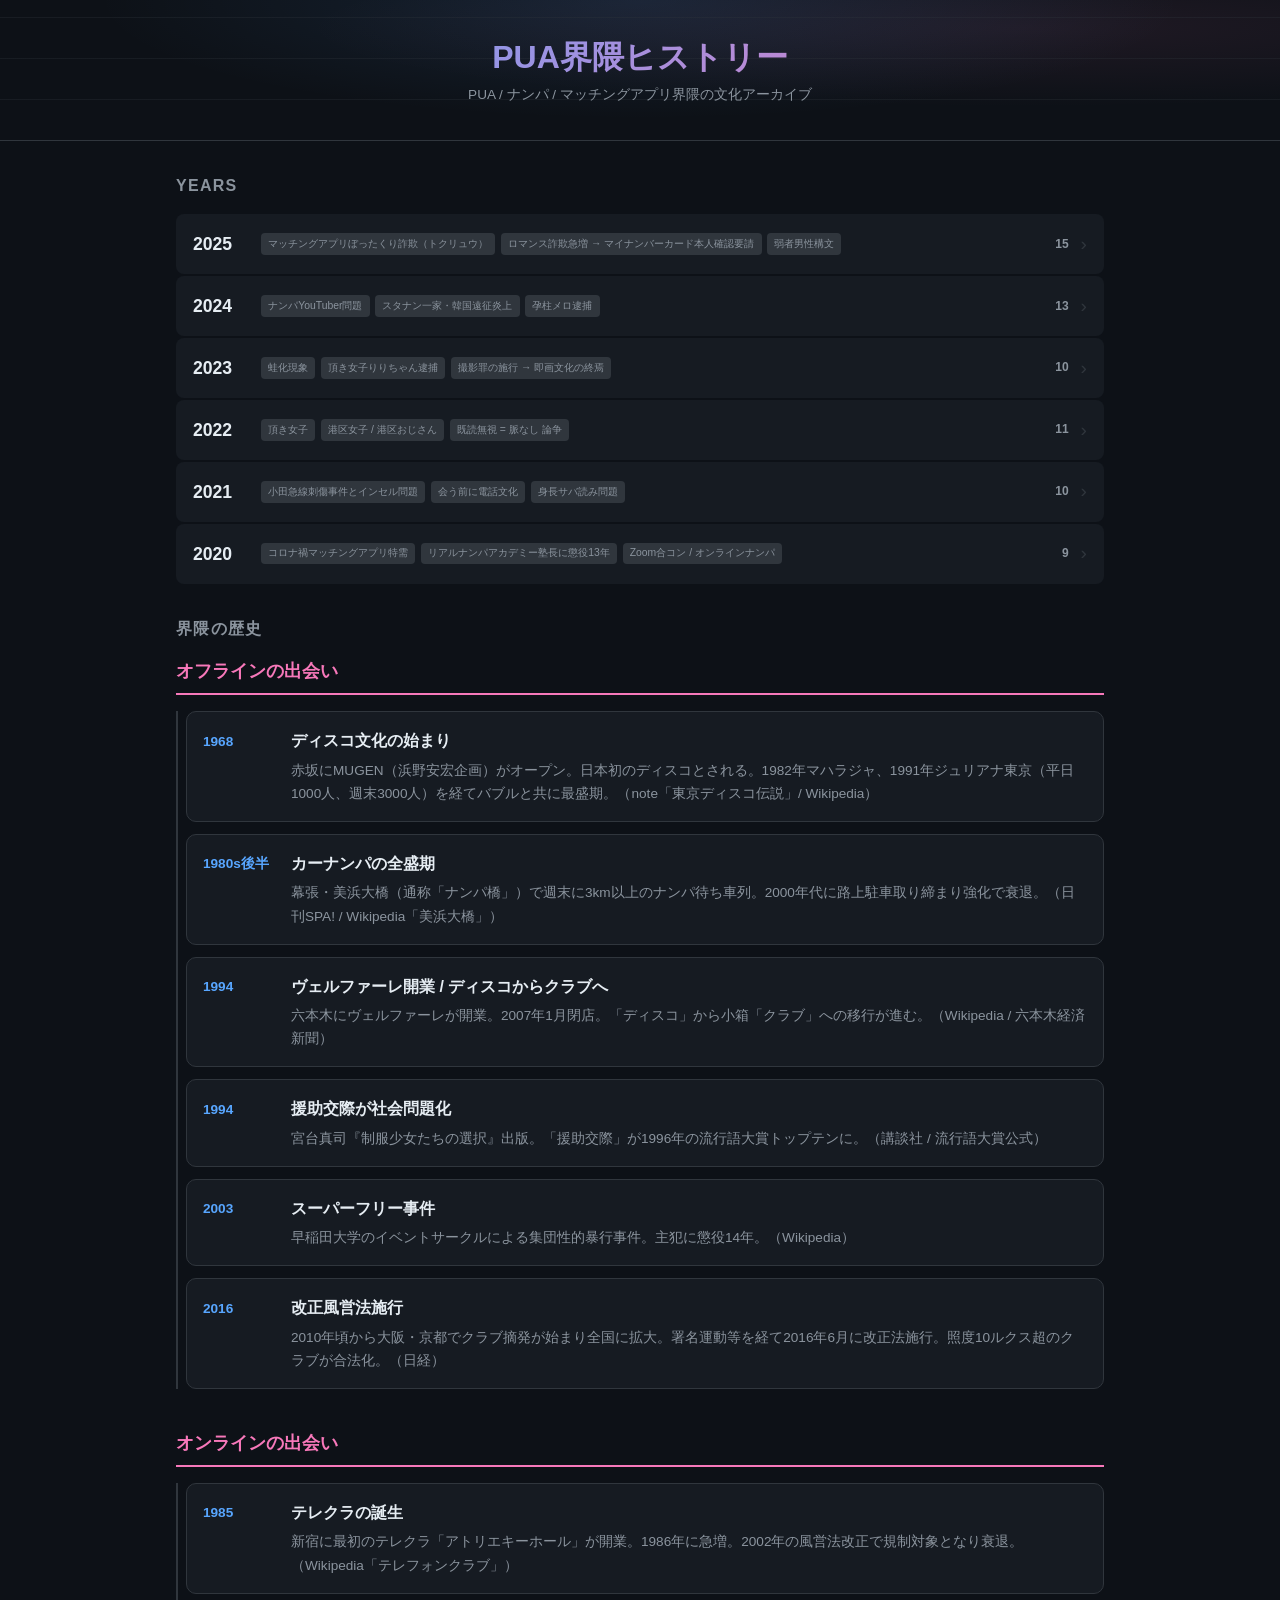
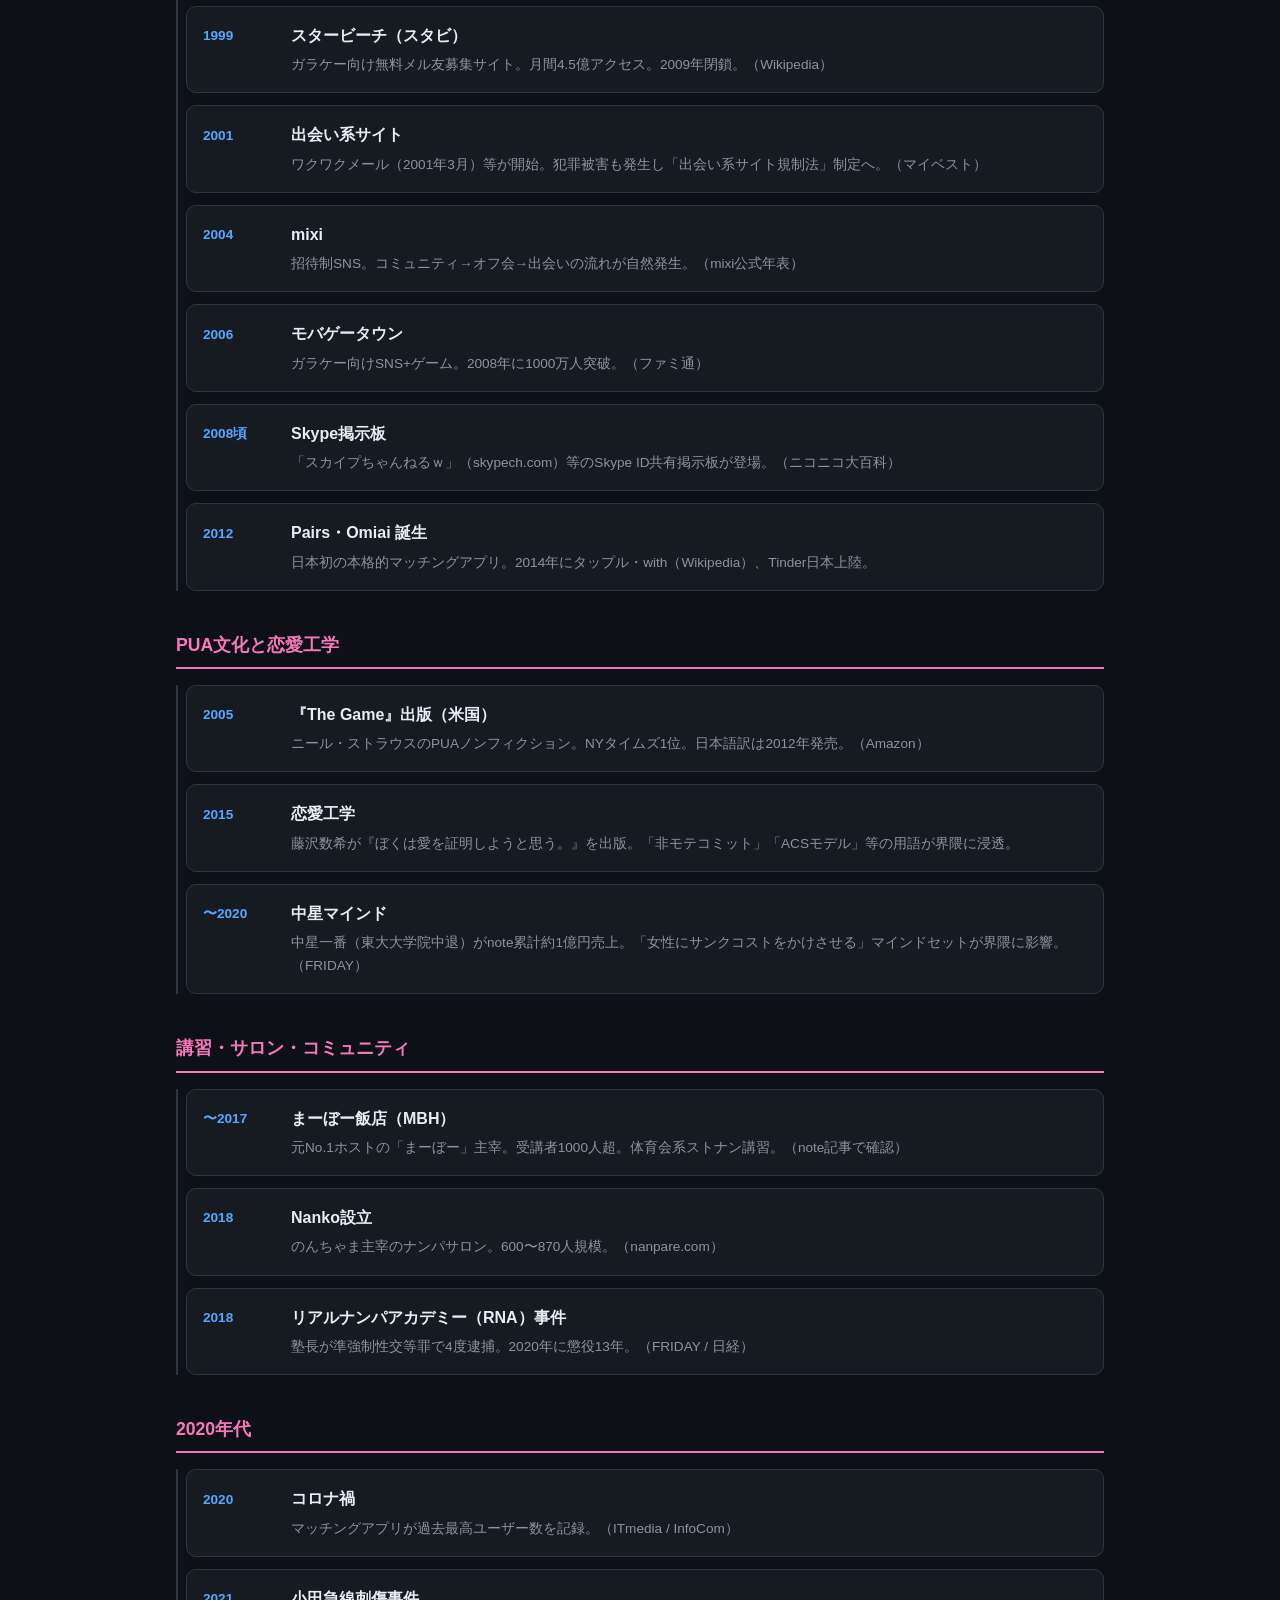
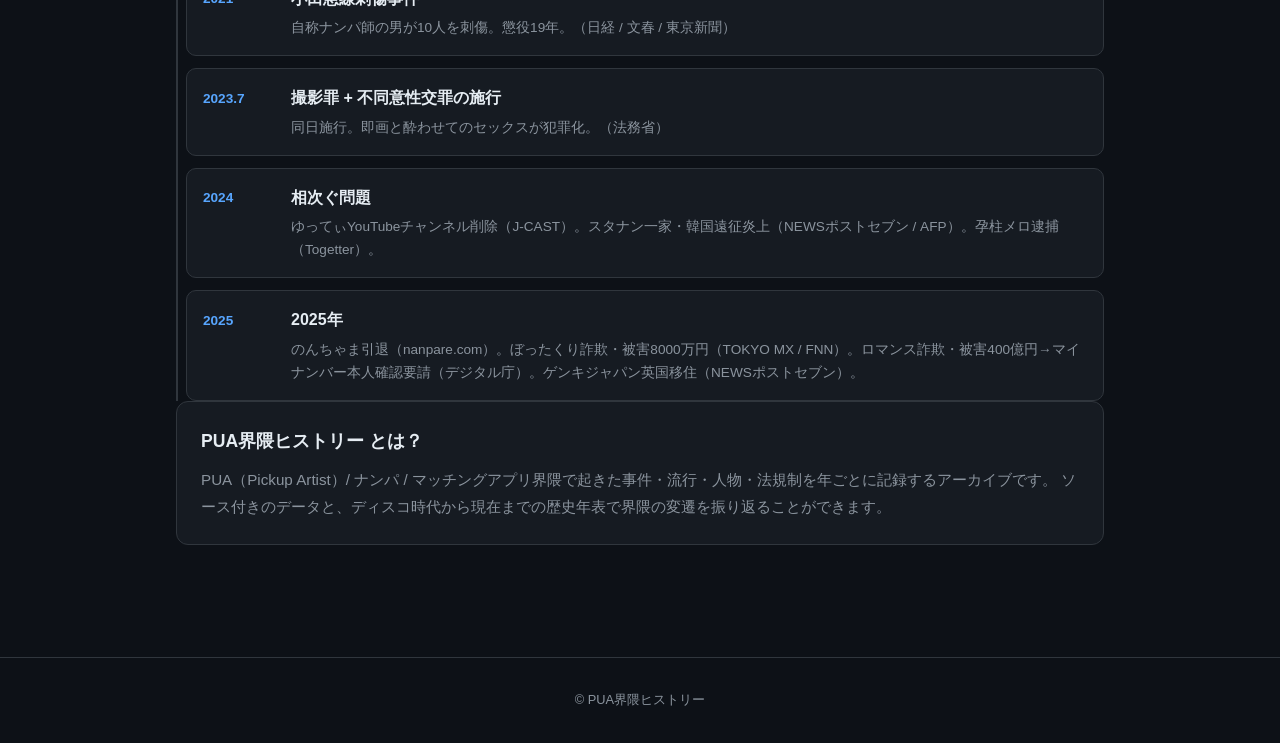
<file: site/index.html>
<!DOCTYPE html>
<html lang="ja">
<head>
  <meta charset="UTF-8">
  <meta name="viewport" content="width=device-width, initial-scale=1.0">
  <title>PUA界隈ヒストリー</title>
  <meta name="description" content="PUA / ナンパ / マッチングアプリ界隈の事件・流行・人物・法規制を年ごとに記録するアーカイブ">
  <meta property="og:title" content="PUA界隈ヒストリー">
  <meta property="og:description" content="PUA / ナンパ / マッチングアプリ界隈の事件・流行・人物・法規制を年ごとに記録するアーカイブ">
  <meta property="og:type" content="website">
  <meta name="twitter:card" content="summary">
  <link rel="icon" href="data:image/svg+xml,<svg xmlns='http://www.w3.org/2000/svg' viewBox='0 0 100 100'><text y='.9em' font-size='90'>🔥</text></svg>">
  <link rel="stylesheet" href="style.css">
</head>
<body>

  <section class="hero hero-compact">
    <div class="hero-inner">
      <h1 class="hero-title">PUA界隈ヒストリー</h1>
      <p class="hero-sub">PUA / ナンパ / マッチングアプリ界隈の文化アーカイブ</p>
    </div>
  </section>

  <main class="container container-wide">

    <section>
      <h2 class="section-title">Years</h2>
      <div class="year-list" id="year-list"></div>
    </section>

    <section>
      <h2 class="section-title">界隈の歴史</h2>
      <div class="history-timeline">

        <div class="history-era">
          <h3 class="history-era-title">オフラインの出会い</h3>
          <div class="history-items">
            <div class="history-item">
              <span class="history-year">1968</span>
              <div class="history-content">
                <strong>ディスコ文化の始まり</strong>
                <p>赤坂にMUGEN（浜野安宏企画）がオープン。日本初のディスコとされる。1982年マハラジャ、1991年ジュリアナ東京（平日1000人、週末3000人）を経てバブルと共に最盛期。（note「東京ディスコ伝説」/ Wikipedia）</p>
              </div>
            </div>
            <div class="history-item">
              <span class="history-year">1980s後半</span>
              <div class="history-content">
                <strong>カーナンパの全盛期</strong>
                <p>幕張・美浜大橋（通称「ナンパ橋」）で週末に3km以上のナンパ待ち車列。2000年代に路上駐車取り締まり強化で衰退。（日刊SPA! / Wikipedia「美浜大橋」）</p>
              </div>
            </div>
            <div class="history-item">
              <span class="history-year">1994</span>
              <div class="history-content">
                <strong>ヴェルファーレ開業 / ディスコからクラブへ</strong>
                <p>六本木にヴェルファーレが開業。2007年1月閉店。「ディスコ」から小箱「クラブ」への移行が進む。（Wikipedia / 六本木経済新聞）</p>
              </div>
            </div>
            <div class="history-item">
              <span class="history-year">1994</span>
              <div class="history-content">
                <strong>援助交際が社会問題化</strong>
                <p>宮台真司『制服少女たちの選択』出版。「援助交際」が1996年の流行語大賞トップテンに。（講談社 / 流行語大賞公式）</p>
              </div>
            </div>
            <div class="history-item">
              <span class="history-year">2003</span>
              <div class="history-content">
                <strong>スーパーフリー事件</strong>
                <p>早稲田大学のイベントサークルによる集団性的暴行事件。主犯に懲役14年。（Wikipedia）</p>
              </div>
            </div>
            <div class="history-item">
              <span class="history-year">2016</span>
              <div class="history-content">
                <strong>改正風営法施行</strong>
                <p>2010年頃から大阪・京都でクラブ摘発が始まり全国に拡大。署名運動等を経て2016年6月に改正法施行。照度10ルクス超のクラブが合法化。（日経）</p>
              </div>
            </div>
          </div>
        </div>

        <div class="history-era">
          <h3 class="history-era-title">オンラインの出会い</h3>
          <div class="history-items">
            <div class="history-item">
              <span class="history-year">1985</span>
              <div class="history-content">
                <strong>テレクラの誕生</strong>
                <p>新宿に最初のテレクラ「アトリエキーホール」が開業。1986年に急増。2002年の風営法改正で規制対象となり衰退。（Wikipedia「テレフォンクラブ」）</p>
              </div>
            </div>
            <div class="history-item">
              <span class="history-year">1999</span>
              <div class="history-content">
                <strong>スタービーチ（スタビ）</strong>
                <p>ガラケー向け無料メル友募集サイト。月間4.5億アクセス。2009年閉鎖。（Wikipedia）</p>
              </div>
            </div>
            <div class="history-item">
              <span class="history-year">2001</span>
              <div class="history-content">
                <strong>出会い系サイト</strong>
                <p>ワクワクメール（2001年3月）等が開始。犯罪被害も発生し「出会い系サイト規制法」制定へ。（マイベスト）</p>
              </div>
            </div>
            <div class="history-item">
              <span class="history-year">2004</span>
              <div class="history-content">
                <strong>mixi</strong>
                <p>招待制SNS。コミュニティ→オフ会→出会いの流れが自然発生。（mixi公式年表）</p>
              </div>
            </div>
            <div class="history-item">
              <span class="history-year">2006</span>
              <div class="history-content">
                <strong>モバゲータウン</strong>
                <p>ガラケー向けSNS+ゲーム。2008年に1000万人突破。（ファミ通）</p>
              </div>
            </div>
            <div class="history-item">
              <span class="history-year">2008頃</span>
              <div class="history-content">
                <strong>Skype掲示板</strong>
                <p>「スカイプちゃんねるｗ」（skypech.com）等のSkype ID共有掲示板が登場。（ニコニコ大百科）</p>
              </div>
            </div>
            <div class="history-item">
              <span class="history-year">2012</span>
              <div class="history-content">
                <strong>Pairs・Omiai 誕生</strong>
                <p>日本初の本格的マッチングアプリ。2014年にタップル・with（Wikipedia）、Tinder日本上陸。</p>
              </div>
            </div>
          </div>
        </div>

        <div class="history-era">
          <h3 class="history-era-title">PUA文化と恋愛工学</h3>
          <div class="history-items">
            <div class="history-item">
              <span class="history-year">2005</span>
              <div class="history-content">
                <strong>『The Game』出版（米国）</strong>
                <p>ニール・ストラウスのPUAノンフィクション。NYタイムズ1位。日本語訳は2012年発売。（Amazon）</p>
              </div>
            </div>
            <div class="history-item">
              <span class="history-year">2015</span>
              <div class="history-content">
                <strong>恋愛工学</strong>
                <p>藤沢数希が『ぼくは愛を証明しようと思う。』を出版。「非モテコミット」「ACSモデル」等の用語が界隈に浸透。</p>
              </div>
            </div>
            <div class="history-item">
              <span class="history-year">〜2020</span>
              <div class="history-content">
                <strong>中星マインド</strong>
                <p>中星一番（東大大学院中退）がnote累計約1億円売上。「女性にサンクコストをかけさせる」マインドセットが界隈に影響。（FRIDAY）</p>
              </div>
            </div>
          </div>
        </div>

        <div class="history-era">
          <h3 class="history-era-title">講習・サロン・コミュニティ</h3>
          <div class="history-items">
            <div class="history-item">
              <span class="history-year">〜2017</span>
              <div class="history-content">
                <strong>まーぼー飯店（MBH）</strong>
                <p>元No.1ホストの「まーぼー」主宰。受講者1000人超。体育会系ストナン講習。（note記事で確認）</p>
              </div>
            </div>
            <div class="history-item">
              <span class="history-year">2018</span>
              <div class="history-content">
                <strong>Nanko設立</strong>
                <p>のんちゃま主宰のナンパサロン。600〜870人規模。（nanpare.com）</p>
              </div>
            </div>
            <div class="history-item">
              <span class="history-year">2018</span>
              <div class="history-content">
                <strong>リアルナンパアカデミー（RNA）事件</strong>
                <p>塾長が準強制性交等罪で4度逮捕。2020年に懲役13年。（FRIDAY / 日経）</p>
              </div>
            </div>
          </div>
        </div>

        <div class="history-era">
          <h3 class="history-era-title">2020年代</h3>
          <div class="history-items">
            <div class="history-item">
              <span class="history-year">2020</span>
              <div class="history-content">
                <strong>コロナ禍</strong>
                <p>マッチングアプリが過去最高ユーザー数を記録。（ITmedia / InfoCom）</p>
              </div>
            </div>
            <div class="history-item">
              <span class="history-year">2021</span>
              <div class="history-content">
                <strong>小田急線刺傷事件</strong>
                <p>自称ナンパ師の男が10人を刺傷。懲役19年。（日経 / 文春 / 東京新聞）</p>
              </div>
            </div>
            <div class="history-item">
              <span class="history-year">2023.7</span>
              <div class="history-content">
                <strong>撮影罪 + 不同意性交罪の施行</strong>
                <p>同日施行。即画と酔わせてのセックスが犯罪化。（法務省）</p>
              </div>
            </div>
            <div class="history-item">
              <span class="history-year">2024</span>
              <div class="history-content">
                <strong>相次ぐ問題</strong>
                <p>ゆってぃYouTubeチャンネル削除（J-CAST）。スタナン一家・韓国遠征炎上（NEWSポストセブン / AFP）。孕柱メロ逮捕（Togetter）。</p>
              </div>
            </div>
            <div class="history-item">
              <span class="history-year">2025</span>
              <div class="history-content">
                <strong>2025年</strong>
                <p>のんちゃま引退（nanpare.com）。ぼったくり詐欺・被害8000万円（TOKYO MX / FNN）。ロマンス詐欺・被害400億円→マイナンバー本人確認要請（デジタル庁）。ゲンキジャパン英国移住（NEWSポストセブン）。</p>
              </div>
            </div>
          </div>
        </div>

      </div>
    </section>

    <section class="about">
      <h2>PUA界隈ヒストリー とは？</h2>
      <p>
        PUA（Pickup Artist）/ ナンパ / マッチングアプリ界隈で起きた事件・流行・人物・法規制を年ごとに記録するアーカイブです。
        ソース付きのデータと、ディスコ時代から現在までの歴史年表で界隈の変遷を振り返ることができます。
      </p>
    </section>

  </main>

  <footer class="site-footer">
    &copy; PUA界隈ヒストリー
  </footer>

  <script src="script.js"></script>
</body>
</html>
</file>
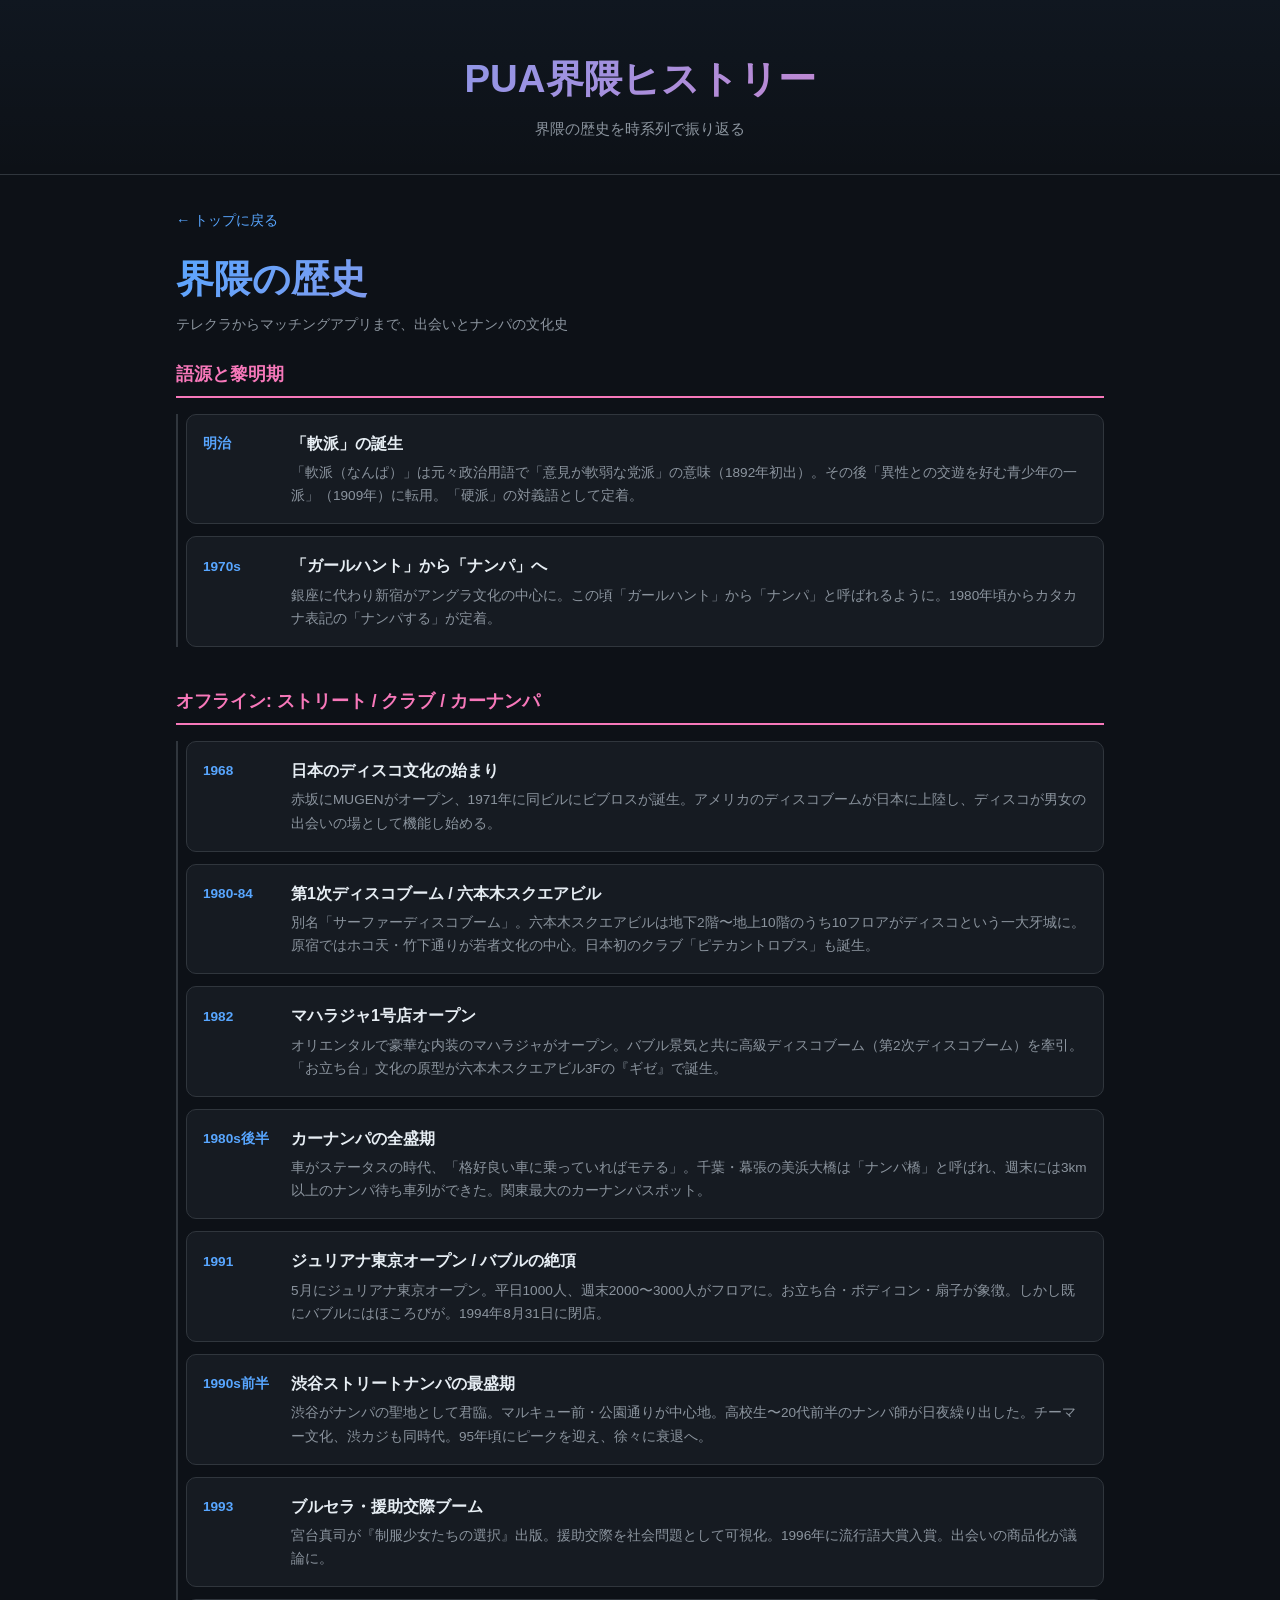
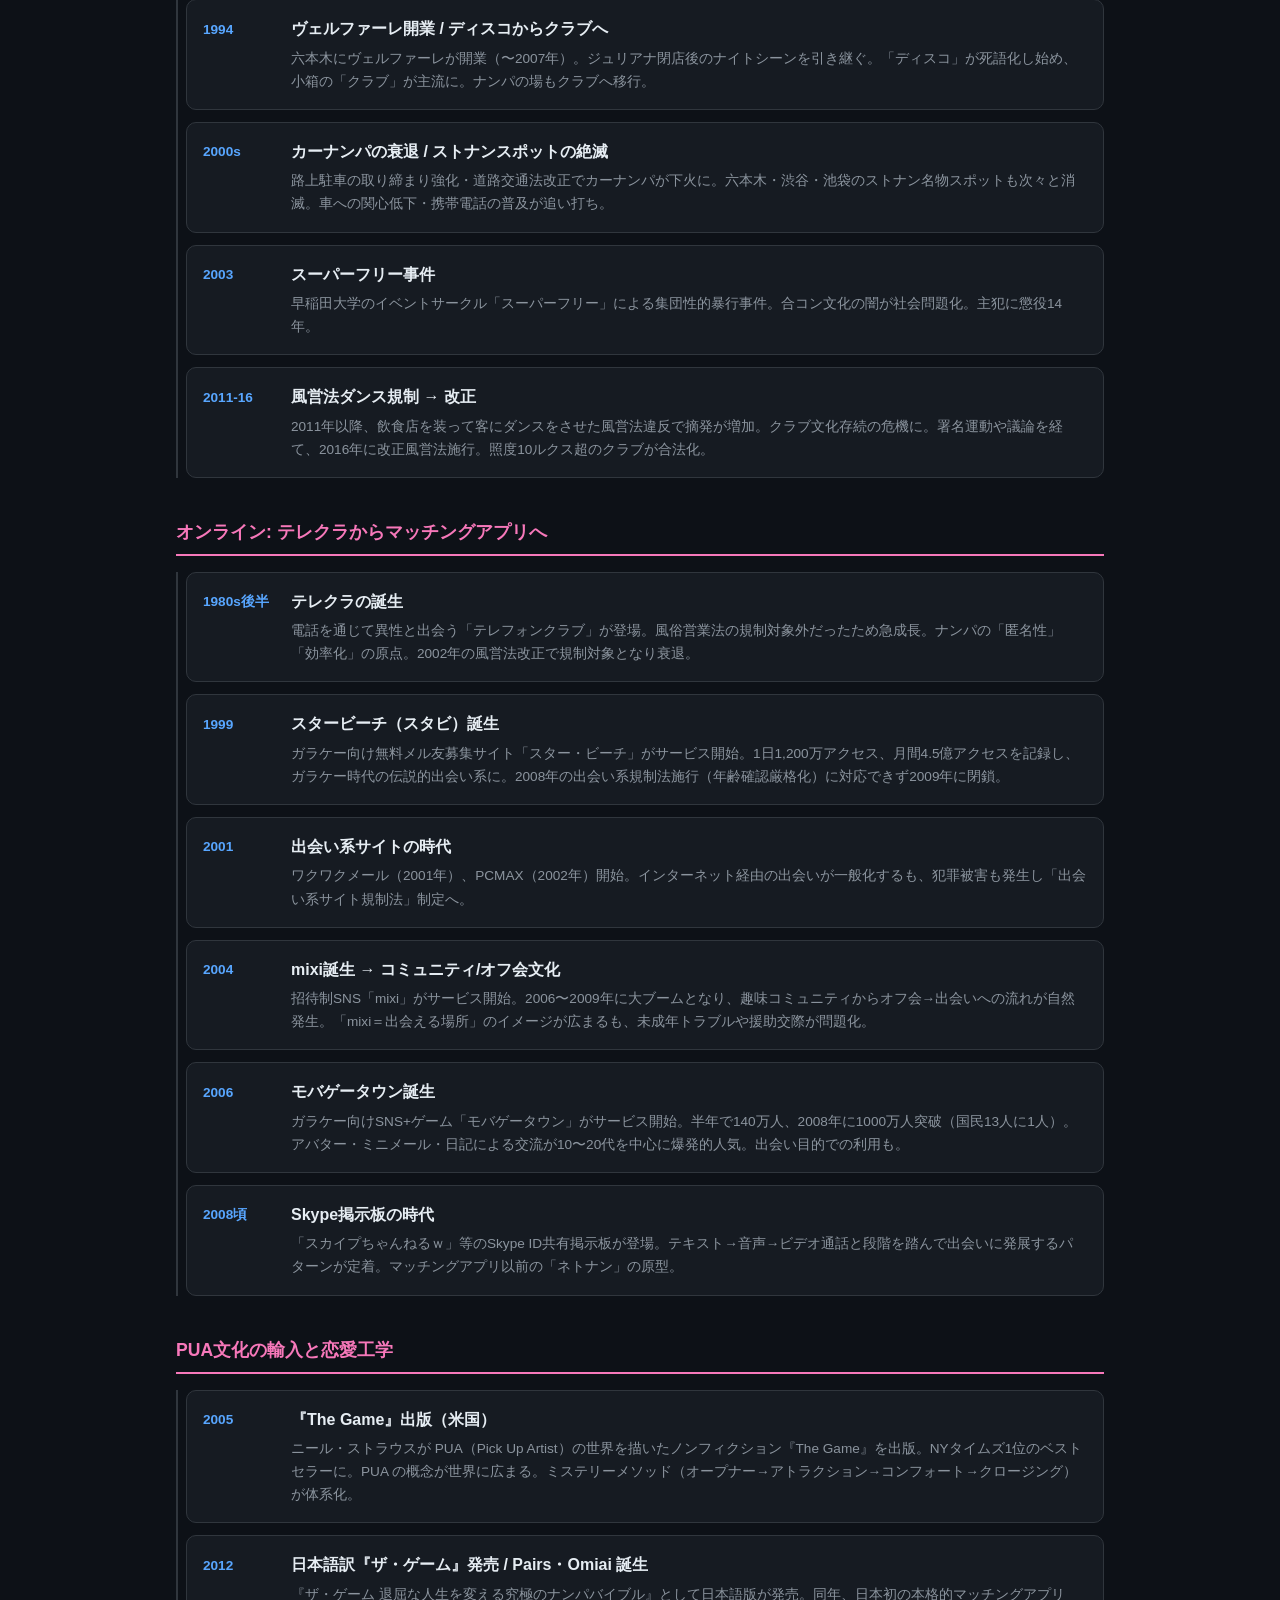
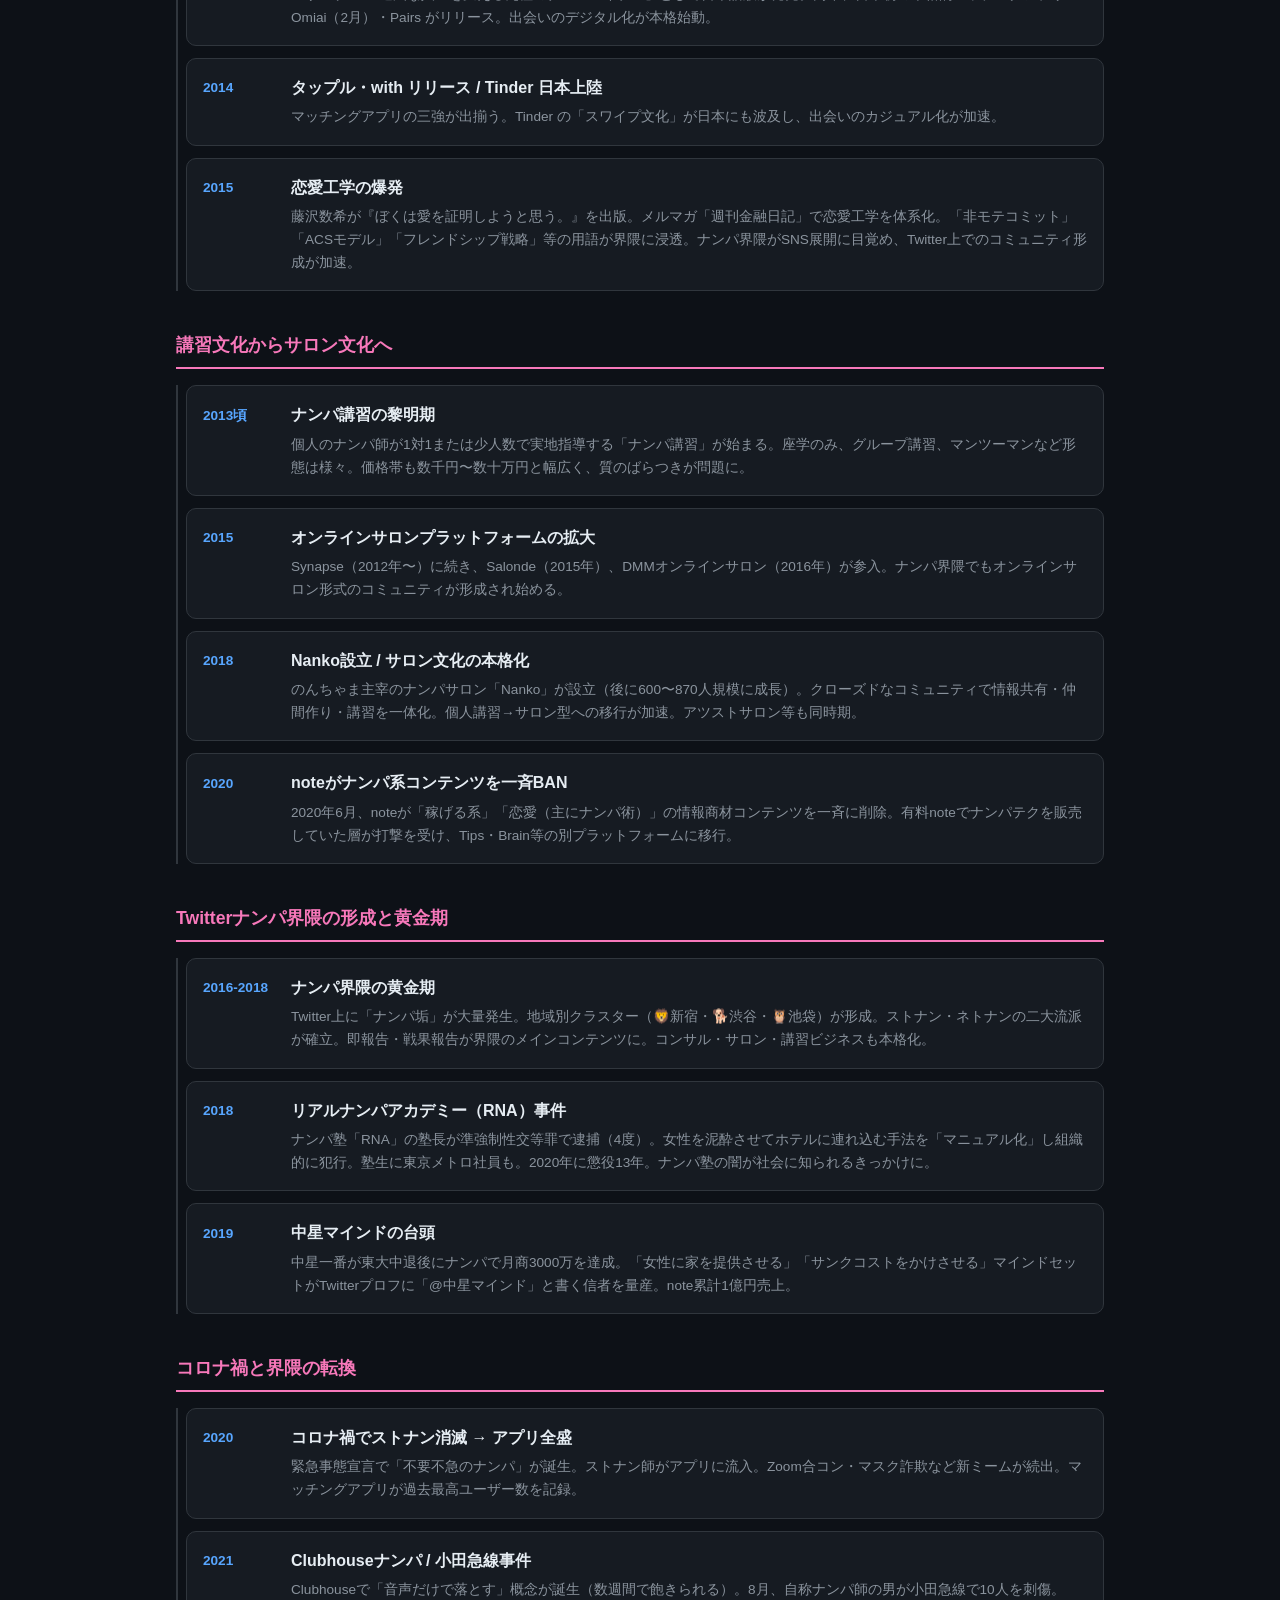
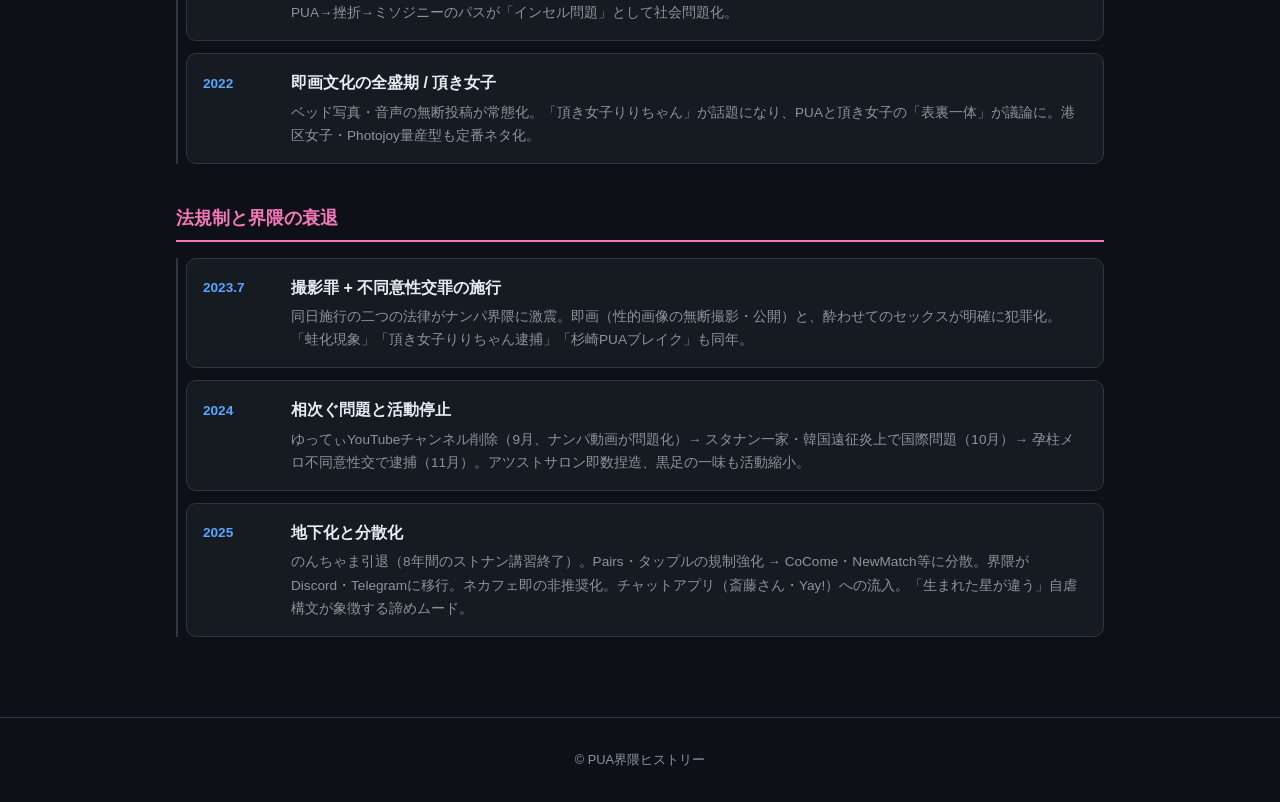
<file: site/history.html>
<!DOCTYPE html>
<html lang="ja">
<head>
  <meta charset="UTF-8">
  <meta name="viewport" content="width=device-width, initial-scale=1.0">
  <title>界隈の歴史 - PUA界隈ヒストリー</title>
  <meta name="description" content="PUA / ナンパ / マッチングアプリ界隈の歴史年表">
  <link rel="icon" href="data:image/svg+xml,<svg xmlns='http://www.w3.org/2000/svg' viewBox='0 0 100 100'><text y='.9em' font-size='90'>🔥</text></svg>">
  <link rel="stylesheet" href="style.css">
</head>
<body>

  <header class="site-header">
    <a href="index.html" class="site-header-link">
      <h1>PUA界隈ヒストリー</h1>
    </a>
    <p>界隈の歴史を時系列で振り返る</p>
  </header>

  <main class="container container-wide">
    <nav class="year-nav">
      <a href="index.html" class="back-link">&larr; トップに戻る</a>
    </nav>

    <h2 class="year-title">界隈の歴史</h2>
    <p class="timeline-desc">テレクラからマッチングアプリまで、出会いとナンパの文化史</p>

    <div class="history-timeline">

      <div class="history-era">
        <h3 class="history-era-title">語源と黎明期</h3>
        <div class="history-items">
          <div class="history-item">
            <span class="history-year">明治</span>
            <div class="history-content">
              <strong>「軟派」の誕生</strong>
              <p>「軟派（なんぱ）」は元々政治用語で「意見が軟弱な党派」の意味（1892年初出）。その後「異性との交遊を好む青少年の一派」（1909年）に転用。「硬派」の対義語として定着。</p>
            </div>
          </div>
          <div class="history-item">
            <span class="history-year">1970s</span>
            <div class="history-content">
              <strong>「ガールハント」から「ナンパ」へ</strong>
              <p>銀座に代わり新宿がアングラ文化の中心に。この頃「ガールハント」から「ナンパ」と呼ばれるように。1980年頃からカタカナ表記の「ナンパする」が定着。</p>
            </div>
          </div>
        </div>
      </div>

      <div class="history-era">
        <h3 class="history-era-title">オフライン: ストリート / クラブ / カーナンパ</h3>
        <div class="history-items">
          <div class="history-item">
            <span class="history-year">1968</span>
            <div class="history-content">
              <strong>日本のディスコ文化の始まり</strong>
              <p>赤坂にMUGENがオープン、1971年に同ビルにビブロスが誕生。アメリカのディスコブームが日本に上陸し、ディスコが男女の出会いの場として機能し始める。</p>
            </div>
          </div>
          <div class="history-item">
            <span class="history-year">1980-84</span>
            <div class="history-content">
              <strong>第1次ディスコブーム / 六本木スクエアビル</strong>
              <p>別名「サーファーディスコブーム」。六本木スクエアビルは地下2階〜地上10階のうち10フロアがディスコという一大牙城に。原宿ではホコ天・竹下通りが若者文化の中心。日本初のクラブ「ピテカントロプス」も誕生。</p>
            </div>
          </div>
          <div class="history-item">
            <span class="history-year">1982</span>
            <div class="history-content">
              <strong>マハラジャ1号店オープン</strong>
              <p>オリエンタルで豪華な内装のマハラジャがオープン。バブル景気と共に高級ディスコブーム（第2次ディスコブーム）を牽引。「お立ち台」文化の原型が六本木スクエアビル3Fの『ギゼ』で誕生。</p>
            </div>
          </div>
          <div class="history-item">
            <span class="history-year">1980s後半</span>
            <div class="history-content">
              <strong>カーナンパの全盛期</strong>
              <p>車がステータスの時代、「格好良い車に乗っていればモテる」。千葉・幕張の美浜大橋は「ナンパ橋」と呼ばれ、週末には3km以上のナンパ待ち車列ができた。関東最大のカーナンパスポット。</p>
            </div>
          </div>
          <div class="history-item">
            <span class="history-year">1991</span>
            <div class="history-content">
              <strong>ジュリアナ東京オープン / バブルの絶頂</strong>
              <p>5月にジュリアナ東京オープン。平日1000人、週末2000〜3000人がフロアに。お立ち台・ボディコン・扇子が象徴。しかし既にバブルにはほころびが。1994年8月31日に閉店。</p>
            </div>
          </div>
          <div class="history-item">
            <span class="history-year">1990s前半</span>
            <div class="history-content">
              <strong>渋谷ストリートナンパの最盛期</strong>
              <p>渋谷がナンパの聖地として君臨。マルキュー前・公園通りが中心地。高校生〜20代前半のナンパ師が日夜繰り出した。チーマー文化、渋カジも同時代。95年頃にピークを迎え、徐々に衰退へ。</p>
            </div>
          </div>
          <div class="history-item">
            <span class="history-year">1993</span>
            <div class="history-content">
              <strong>ブルセラ・援助交際ブーム</strong>
              <p>宮台真司が『制服少女たちの選択』出版。援助交際を社会問題として可視化。1996年に流行語大賞入賞。出会いの商品化が議論に。</p>
            </div>
          </div>
          <div class="history-item">
            <span class="history-year">1994</span>
            <div class="history-content">
              <strong>ヴェルファーレ開業 / ディスコからクラブへ</strong>
              <p>六本木にヴェルファーレが開業（〜2007年）。ジュリアナ閉店後のナイトシーンを引き継ぐ。「ディスコ」が死語化し始め、小箱の「クラブ」が主流に。ナンパの場もクラブへ移行。</p>
            </div>
          </div>
          <div class="history-item">
            <span class="history-year">2000s</span>
            <div class="history-content">
              <strong>カーナンパの衰退 / ストナンスポットの絶滅</strong>
              <p>路上駐車の取り締まり強化・道路交通法改正でカーナンパが下火に。六本木・渋谷・池袋のストナン名物スポットも次々と消滅。車への関心低下・携帯電話の普及が追い打ち。</p>
            </div>
          </div>
          <div class="history-item">
            <span class="history-year">2003</span>
            <div class="history-content">
              <strong>スーパーフリー事件</strong>
              <p>早稲田大学のイベントサークル「スーパーフリー」による集団性的暴行事件。合コン文化の闇が社会問題化。主犯に懲役14年。</p>
            </div>
          </div>
          <div class="history-item">
            <span class="history-year">2011-16</span>
            <div class="history-content">
              <strong>風営法ダンス規制 → 改正</strong>
              <p>2011年以降、飲食店を装って客にダンスをさせた風営法違反で摘発が増加。クラブ文化存続の危機に。署名運動や議論を経て、2016年に改正風営法施行。照度10ルクス超のクラブが合法化。</p>
            </div>
          </div>
        </div>
      </div>

      <div class="history-era">
        <h3 class="history-era-title">オンライン: テレクラからマッチングアプリへ</h3>
        <div class="history-items">
          <div class="history-item">
            <span class="history-year">1980s後半</span>
            <div class="history-content">
              <strong>テレクラの誕生</strong>
              <p>電話を通じて異性と出会う「テレフォンクラブ」が登場。風俗営業法の規制対象外だったため急成長。ナンパの「匿名性」「効率化」の原点。2002年の風営法改正で規制対象となり衰退。</p>
            </div>
          </div>
          <div class="history-item">
            <span class="history-year">1999</span>
            <div class="history-content">
              <strong>スタービーチ（スタビ）誕生</strong>
              <p>ガラケー向け無料メル友募集サイト「スター・ビーチ」がサービス開始。1日1,200万アクセス、月間4.5億アクセスを記録し、ガラケー時代の伝説的出会い系に。2008年の出会い系規制法施行（年齢確認厳格化）に対応できず2009年に閉鎖。</p>
            </div>
          </div>
          <div class="history-item">
            <span class="history-year">2001</span>
            <div class="history-content">
              <strong>出会い系サイトの時代</strong>
              <p>ワクワクメール（2001年）、PCMAX（2002年）開始。インターネット経由の出会いが一般化するも、犯罪被害も発生し「出会い系サイト規制法」制定へ。</p>
            </div>
          </div>
          <div class="history-item">
            <span class="history-year">2004</span>
            <div class="history-content">
              <strong>mixi誕生 → コミュニティ/オフ会文化</strong>
              <p>招待制SNS「mixi」がサービス開始。2006〜2009年に大ブームとなり、趣味コミュニティからオフ会→出会いへの流れが自然発生。「mixi＝出会える場所」のイメージが広まるも、未成年トラブルや援助交際が問題化。</p>
            </div>
          </div>
          <div class="history-item">
            <span class="history-year">2006</span>
            <div class="history-content">
              <strong>モバゲータウン誕生</strong>
              <p>ガラケー向けSNS+ゲーム「モバゲータウン」がサービス開始。半年で140万人、2008年に1000万人突破（国民13人に1人）。アバター・ミニメール・日記による交流が10〜20代を中心に爆発的人気。出会い目的での利用も。</p>
            </div>
          </div>
          <div class="history-item">
            <span class="history-year">2008頃</span>
            <div class="history-content">
              <strong>Skype掲示板の時代</strong>
              <p>「スカイプちゃんねるｗ」等のSkype ID共有掲示板が登場。テキスト→音声→ビデオ通話と段階を踏んで出会いに発展するパターンが定着。マッチングアプリ以前の「ネトナン」の原型。</p>
            </div>
          </div>
        </div>
      </div>

      <div class="history-era">
        <h3 class="history-era-title">PUA文化の輸入と恋愛工学</h3>
        <div class="history-items">
          <div class="history-item">
            <span class="history-year">2005</span>
            <div class="history-content">
              <strong>『The Game』出版（米国）</strong>
              <p>ニール・ストラウスが PUA（Pick Up Artist）の世界を描いたノンフィクション『The Game』を出版。NYタイムズ1位のベストセラーに。PUA の概念が世界に広まる。ミステリーメソッド（オープナー→アトラクション→コンフォート→クロージング）が体系化。</p>
            </div>
          </div>
          <div class="history-item">
            <span class="history-year">2012</span>
            <div class="history-content">
              <strong>日本語訳『ザ・ゲーム』発売 / Pairs・Omiai 誕生</strong>
              <p>『ザ・ゲーム 退屈な人生を変える究極のナンパバイブル』として日本語版が発売。同年、日本初の本格的マッチングアプリ Omiai（2月）・Pairs がリリース。出会いのデジタル化が本格始動。</p>
            </div>
          </div>
          <div class="history-item">
            <span class="history-year">2014</span>
            <div class="history-content">
              <strong>タップル・with リリース / Tinder 日本上陸</strong>
              <p>マッチングアプリの三強が出揃う。Tinder の「スワイプ文化」が日本にも波及し、出会いのカジュアル化が加速。</p>
            </div>
          </div>
          <div class="history-item">
            <span class="history-year">2015</span>
            <div class="history-content">
              <strong>恋愛工学の爆発</strong>
              <p>藤沢数希が『ぼくは愛を証明しようと思う。』を出版。メルマガ「週刊金融日記」で恋愛工学を体系化。「非モテコミット」「ACSモデル」「フレンドシップ戦略」等の用語が界隈に浸透。ナンパ界隈がSNS展開に目覚め、Twitter上でのコミュニティ形成が加速。</p>
            </div>
          </div>
        </div>
      </div>

      <div class="history-era">
        <h3 class="history-era-title">講習文化からサロン文化へ</h3>
        <div class="history-items">
          <div class="history-item">
            <span class="history-year">2013頃</span>
            <div class="history-content">
              <strong>ナンパ講習の黎明期</strong>
              <p>個人のナンパ師が1対1または少人数で実地指導する「ナンパ講習」が始まる。座学のみ、グループ講習、マンツーマンなど形態は様々。価格帯も数千円〜数十万円と幅広く、質のばらつきが問題に。</p>
            </div>
          </div>
          <div class="history-item">
            <span class="history-year">2015</span>
            <div class="history-content">
              <strong>オンラインサロンプラットフォームの拡大</strong>
              <p>Synapse（2012年〜）に続き、Salonde（2015年）、DMMオンラインサロン（2016年）が参入。ナンパ界隈でもオンラインサロン形式のコミュニティが形成され始める。</p>
            </div>
          </div>
          <div class="history-item">
            <span class="history-year">2018</span>
            <div class="history-content">
              <strong>Nanko設立 / サロン文化の本格化</strong>
              <p>のんちゃま主宰のナンパサロン「Nanko」が設立（後に600〜870人規模に成長）。クローズドなコミュニティで情報共有・仲間作り・講習を一体化。個人講習→サロン型への移行が加速。アツストサロン等も同時期。</p>
            </div>
          </div>
          <div class="history-item">
            <span class="history-year">2020</span>
            <div class="history-content">
              <strong>noteがナンパ系コンテンツを一斉BAN</strong>
              <p>2020年6月、noteが「稼げる系」「恋愛（主にナンパ術）」の情報商材コンテンツを一斉に削除。有料noteでナンパテクを販売していた層が打撃を受け、Tips・Brain等の別プラットフォームに移行。</p>
            </div>
          </div>
        </div>
      </div>

      <div class="history-era">
        <h3 class="history-era-title">Twitterナンパ界隈の形成と黄金期</h3>
        <div class="history-items">
          <div class="history-item">
            <span class="history-year">2016-2018</span>
            <div class="history-content">
              <strong>ナンパ界隈の黄金期</strong>
              <p>Twitter上に「ナンパ垢」が大量発生。地域別クラスター（🦁新宿・🐕渋谷・🦉池袋）が形成。ストナン・ネトナンの二大流派が確立。即報告・戦果報告が界隈のメインコンテンツに。コンサル・サロン・講習ビジネスも本格化。</p>
            </div>
          </div>
          <div class="history-item">
            <span class="history-year">2018</span>
            <div class="history-content">
              <strong>リアルナンパアカデミー（RNA）事件</strong>
              <p>ナンパ塾「RNA」の塾長が準強制性交等罪で逮捕（4度）。女性を泥酔させてホテルに連れ込む手法を「マニュアル化」し組織的に犯行。塾生に東京メトロ社員も。2020年に懲役13年。ナンパ塾の闇が社会に知られるきっかけに。</p>
            </div>
          </div>
          <div class="history-item">
            <span class="history-year">2019</span>
            <div class="history-content">
              <strong>中星マインドの台頭</strong>
              <p>中星一番が東大中退後にナンパで月商3000万を達成。「女性に家を提供させる」「サンクコストをかけさせる」マインドセットがTwitterプロフに「@中星マインド」と書く信者を量産。note累計1億円売上。</p>
            </div>
          </div>
        </div>
      </div>

      <div class="history-era">
        <h3 class="history-era-title">コロナ禍と界隈の転換</h3>
        <div class="history-items">
          <div class="history-item">
            <span class="history-year">2020</span>
            <div class="history-content">
              <strong>コロナ禍でストナン消滅 → アプリ全盛</strong>
              <p>緊急事態宣言で「不要不急のナンパ」が誕生。ストナン師がアプリに流入。Zoom合コン・マスク詐欺など新ミームが続出。マッチングアプリが過去最高ユーザー数を記録。</p>
            </div>
          </div>
          <div class="history-item">
            <span class="history-year">2021</span>
            <div class="history-content">
              <strong>Clubhouseナンパ / 小田急線事件</strong>
              <p>Clubhouseで「音声だけで落とす」概念が誕生（数週間で飽きられる）。8月、自称ナンパ師の男が小田急線で10人を刺傷。PUA→挫折→ミソジニーのパスが「インセル問題」として社会問題化。</p>
            </div>
          </div>
          <div class="history-item">
            <span class="history-year">2022</span>
            <div class="history-content">
              <strong>即画文化の全盛期 / 頂き女子</strong>
              <p>ベッド写真・音声の無断投稿が常態化。「頂き女子りりちゃん」が話題になり、PUAと頂き女子の「表裏一体」が議論に。港区女子・Photojoy量産型も定番ネタ化。</p>
            </div>
          </div>
        </div>
      </div>

      <div class="history-era">
        <h3 class="history-era-title">法規制と界隈の衰退</h3>
        <div class="history-items">
          <div class="history-item">
            <span class="history-year">2023.7</span>
            <div class="history-content">
              <strong>撮影罪 + 不同意性交罪の施行</strong>
              <p>同日施行の二つの法律がナンパ界隈に激震。即画（性的画像の無断撮影・公開）と、酔わせてのセックスが明確に犯罪化。「蛙化現象」「頂き女子りりちゃん逮捕」「杉崎PUAブレイク」も同年。</p>
            </div>
          </div>
          <div class="history-item">
            <span class="history-year">2024</span>
            <div class="history-content">
              <strong>相次ぐ問題と活動停止</strong>
              <p>ゆってぃYouTubeチャンネル削除（9月、ナンパ動画が問題化）→ スタナン一家・韓国遠征炎上で国際問題（10月）→ 孕柱メロ不同意性交で逮捕（11月）。アツストサロン即数捏造、黒足の一味も活動縮小。</p>
            </div>
          </div>
          <div class="history-item">
            <span class="history-year">2025</span>
            <div class="history-content">
              <strong>地下化と分散化</strong>
              <p>のんちゃま引退（8年間のストナン講習終了）。Pairs・タップルの規制強化 → CoCome・NewMatch等に分散。界隈がDiscord・Telegramに移行。ネカフェ即の非推奨化。チャットアプリ（斎藤さん・Yay!）への流入。「生まれた星が違う」自虐構文が象徴する諦めムード。</p>
            </div>
          </div>
        </div>
      </div>

    </div>
  </main>

  <footer class="site-footer">
    &copy; PUA界隈ヒストリー
  </footer>

</body>
</html>
</file>
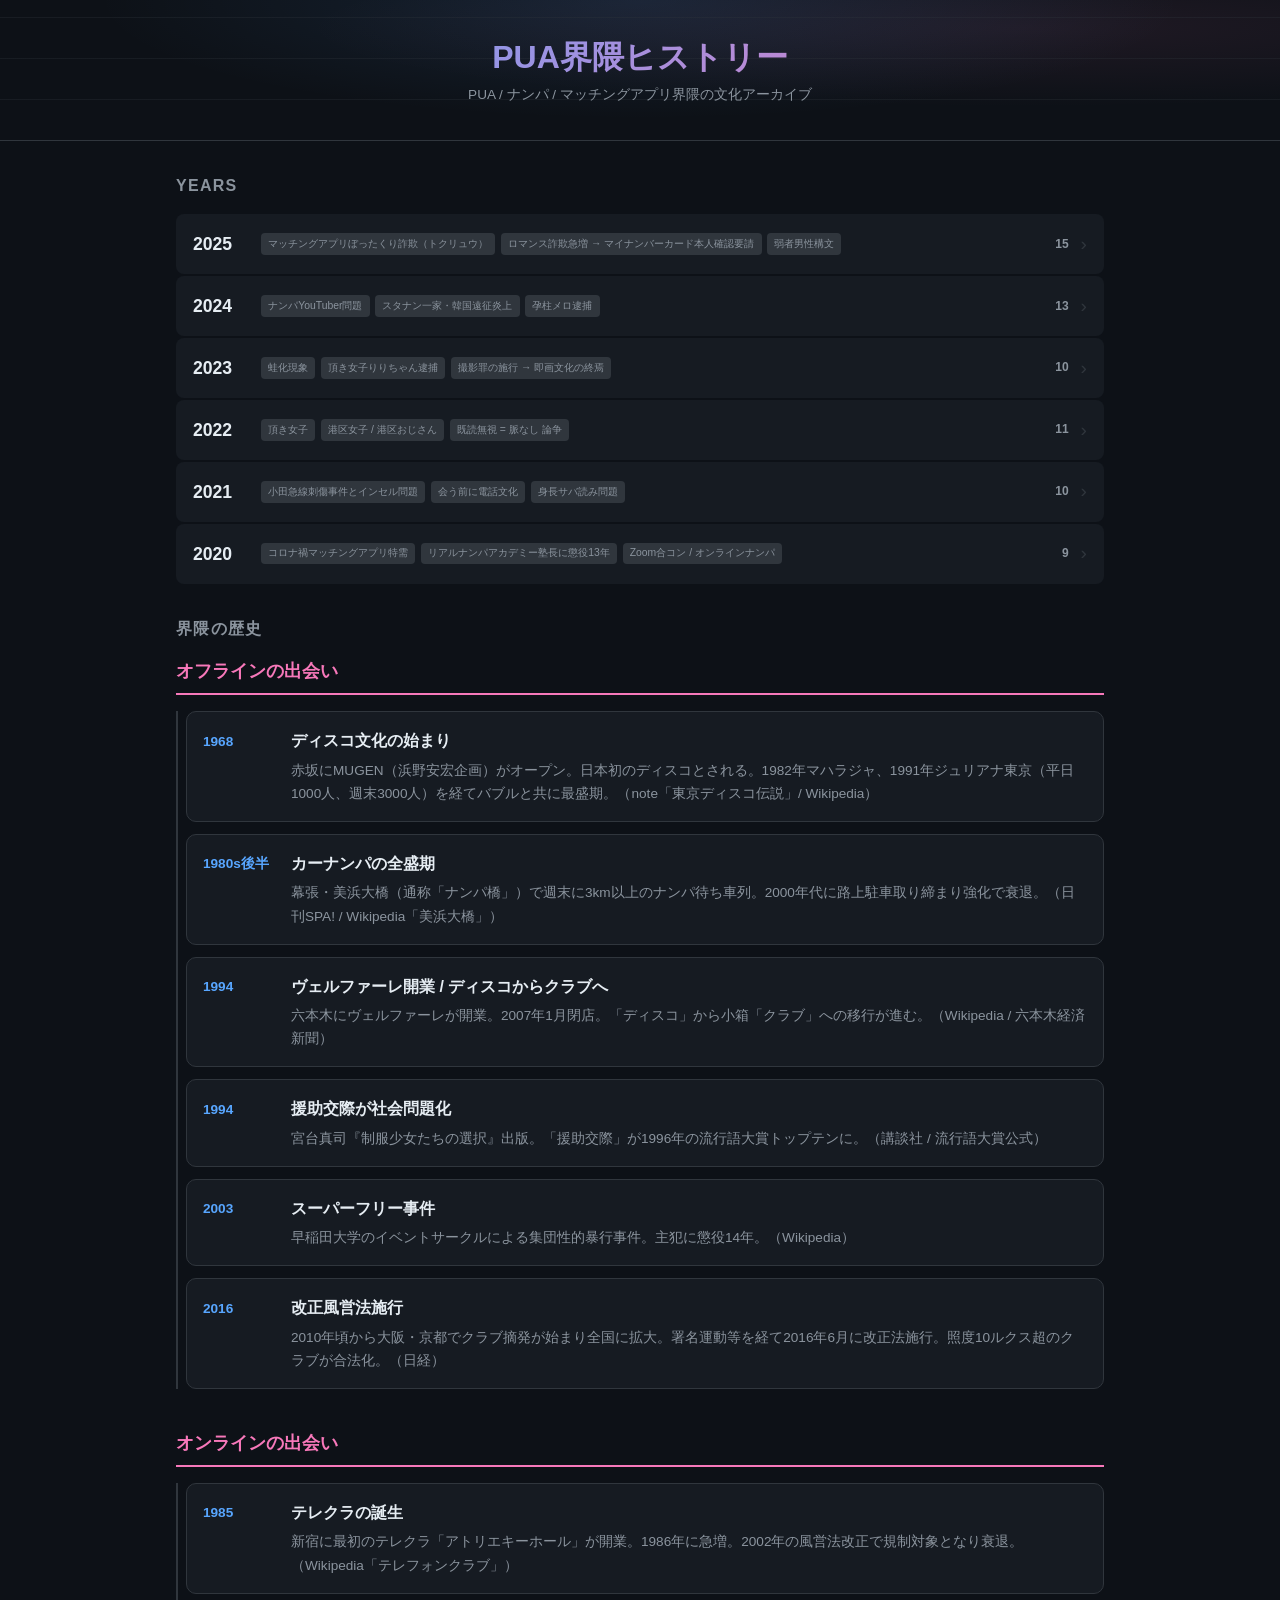
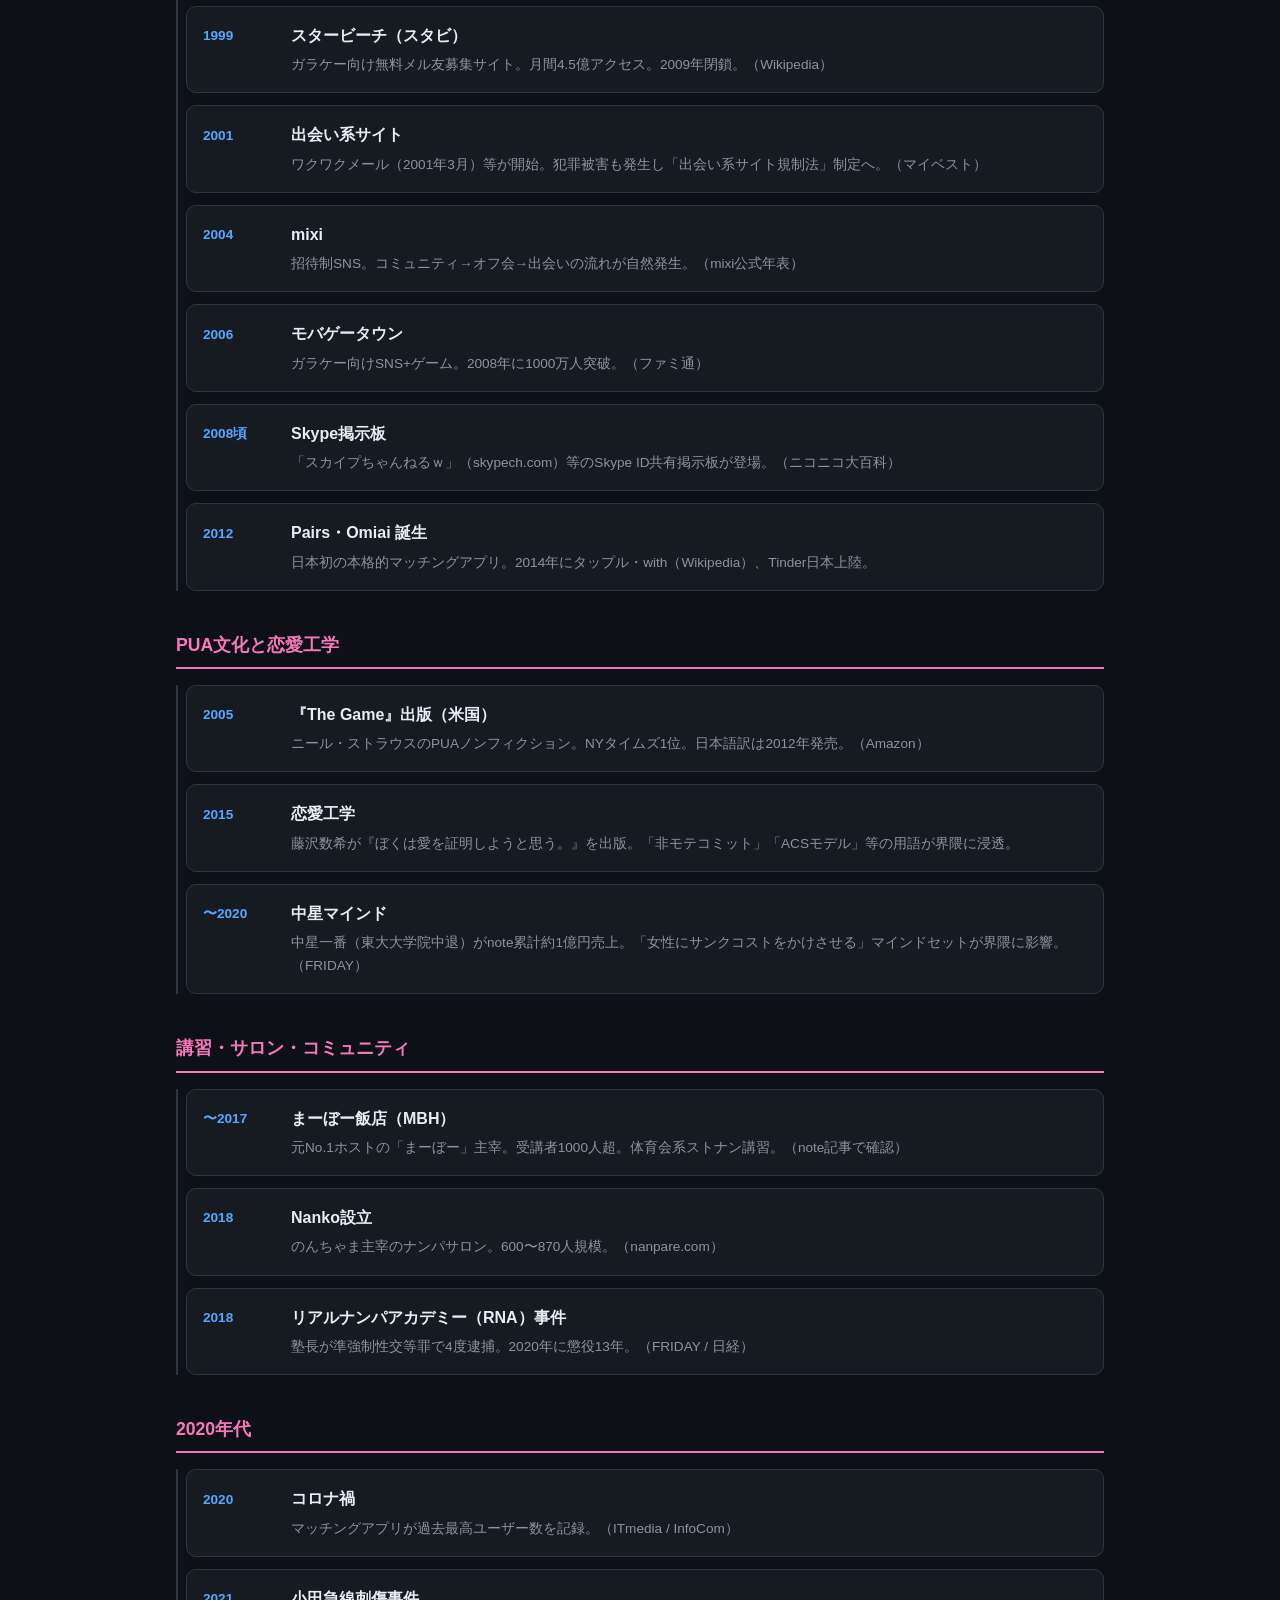
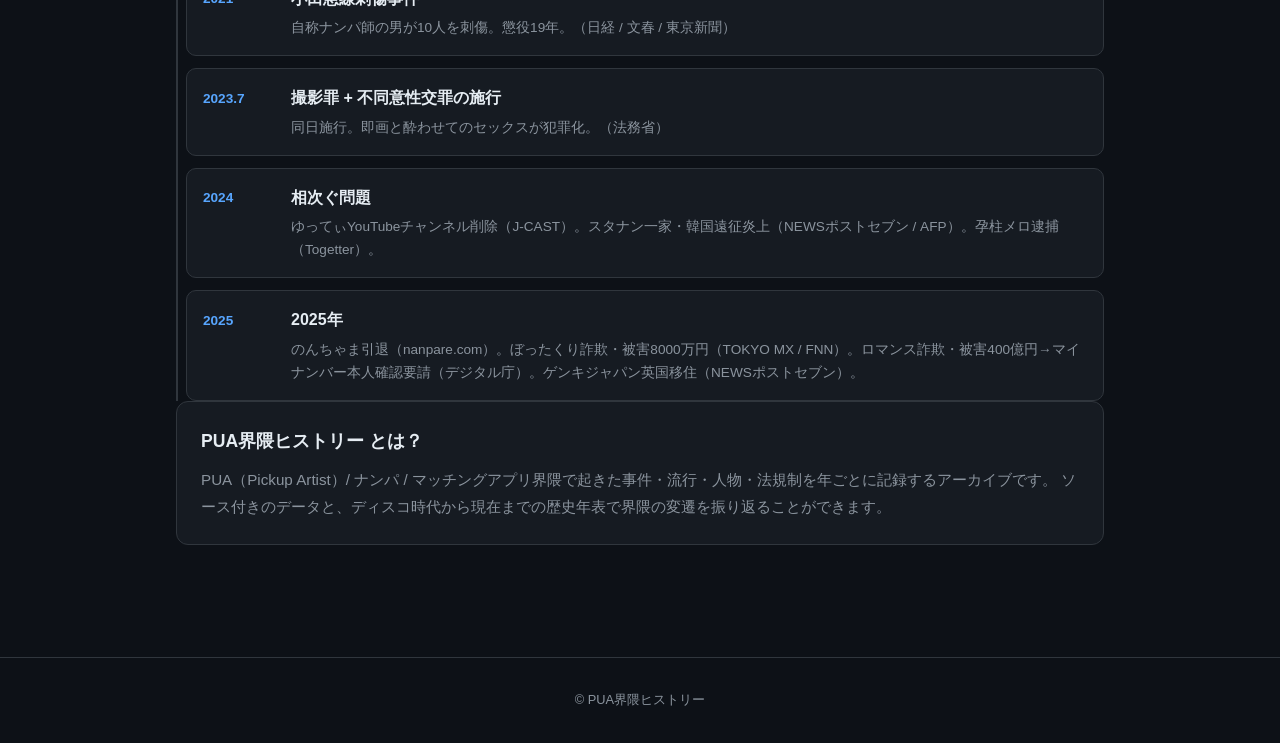
<file: site/year.html>
<!DOCTYPE html>
<html lang="ja">
<head>
  <meta charset="UTF-8">
  <meta name="viewport" content="width=device-width, initial-scale=1.0">
  <title>PUA界隈ヒストリー</title>
  <meta name="description" content="PUA / ナンパ / マッチングアプリ界隈の事件・流行・人物・法規制を年ごとに記録するアーカイブ">
  <meta property="og:title" content="PUA界隈ヒストリー">
  <meta property="og:description" content="PUA / ナンパ / マッチングアプリ界隈のミーム年表">
  <meta property="og:type" content="website">
  <meta name="twitter:card" content="summary">
  <link rel="icon" href="data:image/svg+xml,<svg xmlns='http://www.w3.org/2000/svg' viewBox='0 0 100 100'><text y='.9em' font-size='90'>🔥</text></svg>">
  <link rel="stylesheet" href="style.css">
</head>
<body>

  <header class="site-header">
    <a href="index.html" class="site-header-link">
      <h1>PUA界隈ヒストリー</h1>
    </a>
    <p>PUA / ナンパ / マッチングアプリ界隈で流行したミームを年ごとに記録する</p>
  </header>

  <main class="container">
    <nav class="year-nav" id="year-nav">
      <a href="index.html" class="back-link">&larr; トップに戻る</a>
    </nav>
    <h2 class="year-title" id="year-title"></h2>
    <div class="meme-count" id="meme-count"></div>
    <div class="meme-list" id="meme-list">
      <!-- Populated by script.js -->
    </div>
    <nav class="year-pager" id="year-pager"></nav>
  </main>

  <!-- Lightbox for image zoom -->
  <div class="lightbox" id="lightbox">
    <img src="" alt="" id="lightbox-img">
  </div>

  <footer class="site-footer">
    &copy; PUA界隈ヒストリー
  </footer>

  <script src="script.js"></script>
</body>
</html>
</file>
<file: site/style.css>
*,
*::before,
*::after {
  margin: 0;
  padding: 0;
  box-sizing: border-box;
}

:root {
  --bg: #0d1117;
  --surface: #161b22;
  --border: #30363d;
  --text: #e6edf3;
  --text-muted: #8b949e;
  --accent: #58a6ff;
  --accent-hover: #79c0ff;
  --pink: #f778ba;
  --gradient: linear-gradient(135deg, #58a6ff, #f778ba);
}

html {
  font-size: 16px;
  scroll-behavior: smooth;
}

body {
  font-family: -apple-system, BlinkMacSystemFont, "Segoe UI", Helvetica, Arial, sans-serif;
  background: var(--bg);
  color: var(--text);
  line-height: 1.6;
  min-height: 100vh;
}

a {
  color: var(--accent);
  text-decoration: none;
  transition: color 0.2s;
}

a:hover {
  color: var(--accent-hover);
}

/* Hero */
.hero {
  position: relative;
  text-align: center;
  padding: 4rem 1rem 3rem;
  background: radial-gradient(ellipse at 50% 0%, rgba(88, 166, 255, 0.12) 0%, transparent 60%),
              radial-gradient(ellipse at 80% 20%, rgba(247, 120, 186, 0.08) 0%, transparent 50%),
              var(--bg);
  border-bottom: 1px solid var(--border);
  overflow: hidden;
}

.hero::before {
  content: "";
  position: absolute;
  inset: 0;
  background: repeating-linear-gradient(
    0deg,
    transparent,
    transparent 40px,
    rgba(48, 54, 61, 0.3) 40px,
    rgba(48, 54, 61, 0.3) 41px
  );
  pointer-events: none;
}

.hero-inner {
  position: relative;
  z-index: 1;
}

.hero-label {
  font-size: 0.7rem;
  font-weight: 700;
  letter-spacing: 0.2em;
  text-transform: uppercase;
  color: var(--pink);
  margin-bottom: 1rem;
}

.hero-title {
  font-size: 3.2rem;
  font-weight: 900;
  line-height: 1.1;
  background: var(--gradient);
  -webkit-background-clip: text;
  -webkit-text-fill-color: transparent;
  background-clip: text;
  margin-bottom: 1rem;
}

.hero-sub {
  color: var(--text-muted);
  font-size: 0.95rem;
  line-height: 1.8;
  max-width: 400px;
  margin: 0 auto 1.5rem;
}

.hero-stats {
  display: flex;
  align-items: center;
  justify-content: center;
  gap: 0.75rem;
  font-size: 0.9rem;
  font-weight: 600;
  color: var(--text-muted);
}

/* Hero compact */
.hero-compact {
  padding: 2.5rem 1rem 2rem;
}

.hero-compact .hero-title {
  font-size: 2rem;
  margin-bottom: 0.5rem;
}

.hero-compact .hero-sub {
  margin-bottom: 0;
  font-size: 0.85rem;
}

/* Nav row (pills) */
.nav-row {
  display: flex;
  gap: 0.5rem;
  margin-bottom: 1.5rem;
}

.nav-pill {
  padding: 0.4rem 1rem;
  font-size: 0.8rem;
  font-weight: 600;
  border: 1px solid var(--border);
  border-radius: 20px;
  color: var(--text-muted);
  transition: all 0.2s;
}

.nav-pill:hover {
  border-color: var(--accent);
  color: var(--accent);
  background: rgba(88, 166, 255, 0.06);
}

/* Year list (compact rows) */
.year-list {
  display: flex;
  flex-direction: column;
  gap: 2px;
  margin-bottom: 2rem;
}

.year-row {
  display: grid;
  grid-template-columns: 3.5rem 1fr auto auto;
  align-items: center;
  gap: 0.75rem;
  padding: 0.85rem 1rem;
  background: var(--surface);
  border: 1px solid transparent;
  border-radius: 8px;
  color: var(--text);
  transition: border-color 0.15s, background 0.15s;
}

.year-row:hover {
  border-color: var(--accent);
  background: rgba(88, 166, 255, 0.04);
  color: var(--text);
}

.year-row-year {
  font-size: 1.1rem;
  font-weight: 700;
}

.year-row-tags {
  display: flex;
  gap: 0.35rem;
  flex-wrap: wrap;
  overflow: hidden;
}

.year-row-tag {
  font-size: 0.65rem;
  padding: 0.15rem 0.45rem;
  background: var(--border);
  border-radius: 4px;
  color: var(--text-muted);
  white-space: nowrap;
}

.year-row:hover .year-row-tag {
  background: rgba(88, 166, 255, 0.15);
  color: var(--accent);
}

.year-row-count {
  font-size: 0.75rem;
  font-weight: 600;
  color: var(--text-muted);
  min-width: 1.5rem;
  text-align: right;
}

.year-row-arrow {
  font-size: 1.2rem;
  color: var(--border);
  transition: color 0.15s;
}

.year-row:hover .year-row-arrow {
  color: var(--accent);
}

/* Nav cards */
.nav-cards {
  display: grid;
  grid-template-columns: repeat(2, 1fr);
  gap: 1rem;
  margin-bottom: 2.5rem;
}

.nav-card {
  display: flex;
  flex-direction: column;
  align-items: center;
  gap: 0.3rem;
  padding: 1.5rem 1rem;
  background: var(--surface);
  border: 1px solid var(--border);
  border-radius: 12px;
  color: var(--text);
  transition: transform 0.2s, border-color 0.2s, box-shadow 0.2s;
}

.nav-card:hover {
  transform: translateY(-3px);
  border-color: var(--accent);
  box-shadow: 0 4px 20px rgba(88, 166, 255, 0.12);
  color: var(--accent);
}

.nav-card-icon {
  font-size: 1.6rem;
  margin-bottom: 0.2rem;
}

.nav-card-title {
  font-size: 1rem;
  font-weight: 700;
}

.nav-card-desc {
  font-size: 0.7rem;
  color: var(--text-muted);
}

/* Pickup section */
.pickup-section {
  margin-bottom: 2.5rem;
}

.section-title {
  font-size: 1rem;
  font-weight: 700;
  color: var(--text-muted);
  text-transform: uppercase;
  letter-spacing: 0.08em;
  margin-bottom: 1rem;
}

.pickup-scroll {
  display: flex;
  gap: 0.75rem;
  overflow-x: auto;
  padding-bottom: 0.5rem;
  scroll-snap-type: x mandatory;
  -webkit-overflow-scrolling: touch;
}

.pickup-scroll::-webkit-scrollbar {
  height: 4px;
}

.pickup-scroll::-webkit-scrollbar-track {
  background: var(--border);
  border-radius: 2px;
}

.pickup-scroll::-webkit-scrollbar-thumb {
  background: var(--text-muted);
  border-radius: 2px;
}

.pickup-card {
  flex: 0 0 220px;
  scroll-snap-align: start;
  background: var(--surface);
  border: 1px solid var(--border);
  border-radius: 10px;
  padding: 1rem;
  color: var(--text);
  transition: border-color 0.2s;
  text-decoration: none;
}

.pickup-card:hover {
  border-color: var(--accent);
  color: var(--text);
}

.pickup-card-year {
  font-size: 0.65rem;
  font-weight: 700;
  color: var(--pink);
  letter-spacing: 0.05em;
}

.pickup-card-name {
  font-size: 0.9rem;
  font-weight: 700;
  margin: 0.25rem 0;
  display: -webkit-box;
  -webkit-line-clamp: 2;
  -webkit-box-orient: vertical;
  overflow: hidden;
}

.pickup-card-buzz {
  display: flex;
  align-items: center;
  gap: 0.4rem;
  margin-top: 0.4rem;
}

.pickup-card-buzz-track {
  flex: 1;
  height: 4px;
  background: var(--border);
  border-radius: 2px;
  overflow: hidden;
}

.pickup-card-buzz-fill {
  height: 100%;
  border-radius: 2px;
}

.pickup-card-buzz-val {
  font-size: 0.65rem;
  font-weight: 700;
  color: var(--text-muted);
}

/* Header */
.site-header {
  text-align: center;
  padding: 3rem 1rem 2rem;
  border-bottom: 1px solid var(--border);
  background: linear-gradient(180deg, rgba(88, 166, 255, 0.04) 0%, transparent 100%);
}

.site-header-link {
  color: inherit;
}

.site-header-link:hover {
  color: inherit;
}

.site-header h1 {
  font-size: 2.4rem;
  font-weight: 800;
  background: var(--gradient);
  -webkit-background-clip: text;
  -webkit-text-fill-color: transparent;
  background-clip: text;
  margin-bottom: 0.5rem;
}

.site-header p {
  color: var(--text-muted);
  max-width: 480px;
  margin: 0 auto;
  font-size: 0.95rem;
}

/* Container */
.container {
  max-width: 720px;
  margin: 0 auto;
  padding: 2rem 1rem;
}

/* Stats */
.stats {
  display: flex;
  align-items: center;
  justify-content: center;
  gap: 0.75rem;
  margin-bottom: 2rem;
  font-size: 0.9rem;
  font-weight: 600;
  color: var(--text-muted);
}

.stats-dot {
  width: 4px;
  height: 4px;
  border-radius: 50%;
  background: var(--border);
}

/* About section */
.about {
  background: var(--surface);
  border: 1px solid var(--border);
  border-radius: 12px;
  padding: 1.5rem;
  margin-bottom: 2rem;
  font-size: 0.95rem;
  color: var(--text-muted);
  line-height: 1.8;
}

.about h2 {
  color: var(--text);
  font-size: 1.1rem;
  margin-bottom: 0.5rem;
}

/* Year grid */
.year-grid {
  display: grid;
  grid-template-columns: repeat(auto-fill, minmax(160px, 1fr));
  gap: 1rem;
}

.year-card {
  display: flex;
  flex-direction: column;
  align-items: center;
  justify-content: center;
  gap: 0.4rem;
  background: var(--surface);
  border: 1px solid var(--border);
  border-radius: 12px;
  padding: 1.8rem 1rem;
  color: var(--text);
  transition: transform 0.2s, border-color 0.2s, box-shadow 0.2s;
}

.year-card:hover {
  transform: translateY(-4px);
  border-color: var(--accent);
  box-shadow: 0 4px 24px rgba(88, 166, 255, 0.15);
  color: var(--accent);
}

.year-card-year {
  font-size: 1.6rem;
  font-weight: 700;
}

.year-card-count {
  font-size: 0.75rem;
  font-weight: 500;
  color: var(--text-muted);
  letter-spacing: 0.03em;
}

.year-card:hover .year-card-count {
  color: var(--accent);
}

/* Year page nav */
.year-nav {
  margin-bottom: 1rem;
}

/* Back link */
.back-link {
  display: inline-block;
  font-size: 0.9rem;
}

/* Year page header */
.year-title {
  font-size: 2.4rem;
  font-weight: 800;
  margin-bottom: 0.25rem;
  background: var(--gradient);
  -webkit-background-clip: text;
  -webkit-text-fill-color: transparent;
  background-clip: text;
}

/* Meme count badge */
.meme-count {
  font-size: 0.85rem;
  font-weight: 600;
  color: var(--text-muted);
  margin-bottom: 1.5rem;
}

/* Meme card */
.meme-list {
  display: flex;
  flex-direction: column;
  gap: 1.2rem;
}

.meme-card {
  background: var(--surface);
  border: 1px solid var(--border);
  border-radius: 12px;
  padding: 1.5rem;
  transition: border-color 0.2s, box-shadow 0.2s;
}

.meme-card:hover {
  border-color: var(--accent);
  box-shadow: 0 2px 12px rgba(88, 166, 255, 0.08);
}

/* Fade in animation */
.fade-in {
  animation: fadeSlideIn 0.4s ease both;
}

@keyframes fadeSlideIn {
  from {
    opacity: 0;
    transform: translateY(12px);
  }
  to {
    opacity: 1;
    transform: translateY(0);
  }
}

.meme-rank {
  display: inline-block;
  font-size: 0.7rem;
  font-weight: 700;
  color: var(--bg);
  background: var(--pink);
  padding: 0.15rem 0.5rem;
  border-radius: 4px;
  letter-spacing: 0.05em;
  margin-bottom: 0.5rem;
}

.meme-name {
  font-size: 1.25rem;
  font-weight: 700;
  margin-bottom: 0.5rem;
}

.meme-description {
  color: var(--text-muted);
  font-size: 0.95rem;
  margin-bottom: 0.5rem;
  line-height: 1.7;
}

.meme-origin {
  font-size: 0.85rem;
  color: var(--text-muted);
  border-left: 3px solid var(--pink);
  padding-left: 0.75rem;
  margin-bottom: 0.75rem;
  opacity: 0.8;
}

/* Sources */
.meme-sources {
  display: flex;
  flex-direction: column;
  gap: 0.3rem;
  margin-bottom: 0.75rem;
  padding: 0.6rem 0.75rem;
  background: rgba(88, 166, 255, 0.04);
  border-radius: 6px;
  border: 1px solid rgba(88, 166, 255, 0.1);
}

.meme-sources-label {
  font-size: 0.65rem;
  font-weight: 700;
  text-transform: uppercase;
  letter-spacing: 0.08em;
  color: var(--accent);
  margin-bottom: 0.1rem;
}

.meme-source-link,
.meme-source-text {
  font-size: 0.75rem;
  color: var(--text-muted);
  line-height: 1.5;
  word-break: break-all;
}

.meme-source-link {
  color: var(--accent);
  transition: color 0.15s;
}

.meme-source-link:hover {
  color: var(--accent-hover);
}

.meme-image {
  width: 100%;
  max-width: 400px;
  border-radius: 8px;
  cursor: pointer;
  transition: opacity 0.2s;
}

.meme-image:hover {
  opacity: 0.85;
}

/* Year pager */
.year-pager {
  display: flex;
  justify-content: space-between;
  align-items: center;
  margin-top: 2.5rem;
  padding-top: 1.5rem;
  border-top: 1px solid var(--border);
}

.pager-link {
  font-size: 0.95rem;
  font-weight: 600;
  padding: 0.5rem 1rem;
  border-radius: 8px;
  border: 1px solid var(--border);
  color: var(--text);
  transition: border-color 0.2s, background 0.2s;
}

.pager-link:hover {
  border-color: var(--accent);
  background: rgba(88, 166, 255, 0.08);
  color: var(--accent);
}

/* Empty state */
.empty-state {
  text-align: center;
  color: var(--text-muted);
  padding: 3rem 1rem;
}

/* Lightbox */
.lightbox {
  display: none;
  position: fixed;
  inset: 0;
  z-index: 1000;
  background: rgba(0, 0, 0, 0.92);
  align-items: center;
  justify-content: center;
  cursor: zoom-out;
  animation: fadeIn 0.2s ease;
}

.lightbox.active {
  display: flex;
}

.lightbox img {
  max-width: 90vw;
  max-height: 90vh;
  border-radius: 8px;
  box-shadow: 0 0 40px rgba(0, 0, 0, 0.5);
}

@keyframes fadeIn {
  from { opacity: 0; }
  to { opacity: 1; }
}

/* Buzz meter on meme cards */
.meme-buzz {
  display: flex;
  align-items: center;
  gap: 0.5rem;
  margin-bottom: 0.75rem;
}

.meme-buzz-label {
  font-size: 0.75rem;
  color: var(--text-muted);
  white-space: nowrap;
}

.meme-buzz-track {
  flex: 1;
  height: 6px;
  background: var(--border);
  border-radius: 3px;
  overflow: hidden;
}

.meme-buzz-fill {
  height: 100%;
  border-radius: 3px;
  transition: width 0.6s ease;
}

.meme-buzz-value {
  font-size: 0.75rem;
  font-weight: 700;
  color: var(--text-muted);
  min-width: 1.5rem;
  text-align: right;
}

.meme-peak {
  font-size: 0.75rem;
  color: var(--text-muted);
  margin-bottom: 0.5rem;
}

/* Container wide (for timeline) */
.container-wide {
  max-width: 960px;
}

/* Timeline controls */
.timeline-desc {
  font-size: 0.85rem;
  color: var(--text-muted);
  margin-bottom: 1.5rem;
}

.timeline-controls {
  display: flex;
  gap: 0.5rem;
  margin-bottom: 2rem;
}

.tl-btn {
  padding: 0.4rem 1rem;
  border: 1px solid var(--border);
  border-radius: 8px;
  background: transparent;
  color: var(--text-muted);
  font-size: 0.85rem;
  cursor: pointer;
  transition: all 0.2s;
}

.tl-btn:hover {
  border-color: var(--accent);
  color: var(--text);
}

.tl-btn.active {
  background: var(--accent);
  border-color: var(--accent);
  color: var(--bg);
  font-weight: 600;
}

.timeline-view.hidden {
  display: none;
}

/* Chart view */
.tl-year-group {
  margin-bottom: 2rem;
}

.tl-year-label {
  font-size: 1.3rem;
  font-weight: 700;
  margin-bottom: 0.75rem;
}

.tl-year-label a {
  color: var(--text);
}

.tl-year-label a:hover {
  color: var(--accent);
}

.tl-year-bars {
  display: flex;
  flex-direction: column;
  gap: 0.4rem;
}

.tl-bar-row {
  display: grid;
  grid-template-columns: 2.5rem 1fr auto auto;
  align-items: center;
  gap: 0.5rem;
}

.tl-bar-month {
  font-size: 0.7rem;
  color: var(--text-muted);
  text-align: right;
}

.tl-bar-track {
  height: 20px;
  background: var(--surface);
  border-radius: 4px;
  overflow: hidden;
}

.tl-bar {
  height: 100%;
  border-radius: 4px;
  min-width: 4px;
  transition: width 0.6s ease;
}

.tl-bar-name {
  font-size: 0.8rem;
  color: var(--text);
  white-space: nowrap;
  overflow: hidden;
  text-overflow: ellipsis;
  max-width: 200px;
}

.tl-bar-buzz {
  font-size: 0.7rem;
  font-weight: 700;
  color: var(--text-muted);
  min-width: 1.2rem;
  text-align: right;
}

/* Heatmap view */
.heatmap-grid {
  display: grid;
  grid-template-columns: 3.5rem repeat(12, 1fr);
  gap: 3px;
}

.hm-corner {
  /* empty top-left */
}

.hm-month-header {
  font-size: 0.65rem;
  color: var(--text-muted);
  text-align: center;
  padding: 0.3rem 0;
}

.hm-year-header {
  font-size: 0.85rem;
  font-weight: 600;
  display: flex;
  align-items: center;
}

.hm-year-header a {
  color: var(--text);
}

.hm-year-header a:hover {
  color: var(--accent);
}

.hm-cell {
  aspect-ratio: 1;
  border-radius: 4px;
  display: flex;
  align-items: center;
  justify-content: center;
  cursor: default;
  transition: transform 0.15s;
  min-height: 36px;
}

.hm-cell:hover {
  transform: scale(1.15);
  z-index: 1;
}

.hm-count {
  font-size: 0.75rem;
  font-weight: 700;
  color: var(--text);
}

.hm-legend {
  display: flex;
  align-items: center;
  gap: 0.3rem;
  margin-top: 1.5rem;
  justify-content: center;
}

.hm-legend-label {
  font-size: 0.75rem;
  color: var(--text-muted);
  margin-right: 0.3rem;
}

.hm-legend-cell {
  width: 24px;
  height: 24px;
  border-radius: 4px;
  display: flex;
  align-items: center;
  justify-content: center;
  font-size: 0.6rem;
  font-weight: 700;
  color: var(--text);
}

/* History timeline */
.history-timeline {
  display: flex;
  flex-direction: column;
  gap: 2.5rem;
}

.history-era {
  position: relative;
}

.history-era-title {
  font-size: 1.1rem;
  font-weight: 700;
  color: var(--pink);
  margin-bottom: 1rem;
  padding-bottom: 0.5rem;
  border-bottom: 2px solid var(--pink);
}

.history-items {
  display: flex;
  flex-direction: column;
  gap: 0.75rem;
  padding-left: 0.5rem;
  border-left: 2px solid var(--border);
}

.history-item {
  display: grid;
  grid-template-columns: 4.5rem 1fr;
  gap: 1rem;
  padding: 1rem;
  background: var(--surface);
  border: 1px solid var(--border);
  border-radius: 10px;
  transition: border-color 0.2s;
}

.history-item:hover {
  border-color: var(--accent);
}

.history-year {
  font-size: 0.85rem;
  font-weight: 700;
  color: var(--accent);
  padding-top: 0.15rem;
  white-space: nowrap;
}

.history-content strong {
  display: block;
  font-size: 1rem;
  margin-bottom: 0.3rem;
}

.history-content p {
  font-size: 0.85rem;
  color: var(--text-muted);
  line-height: 1.7;
}

/* Footer */
.site-footer {
  text-align: center;
  padding: 2rem 1rem;
  border-top: 1px solid var(--border);
  color: var(--text-muted);
  font-size: 0.8rem;
  margin-top: 3rem;
}

/* Responsive */
@media (max-width: 480px) {
  .hero {
    padding: 3rem 1rem 2rem;
  }

  .hero-title {
    font-size: 2.2rem;
  }

  .hero-sub {
    font-size: 0.85rem;
  }

  .nav-cards {
    grid-template-columns: 1fr;
  }

  .pickup-card {
    flex: 0 0 180px;
  }

  .site-header {
    padding: 2rem 1rem 1.5rem;
  }

  .site-header h1 {
    font-size: 1.8rem;
  }

  .year-grid {
    grid-template-columns: repeat(2, 1fr);
  }

  .year-title {
    font-size: 2rem;
  }

  .meme-name {
    font-size: 1.1rem;
  }

  .meme-card {
    padding: 1.2rem;
  }

  .pager-link {
    font-size: 0.85rem;
    padding: 0.4rem 0.75rem;
  }

  .container-wide {
    max-width: 100%;
  }

  .tl-bar-name {
    max-width: 120px;
    font-size: 0.7rem;
  }

  .tl-bar-row {
    grid-template-columns: 2rem 1fr auto auto;
    gap: 0.3rem;
  }

  .hm-month-header {
    font-size: 0.5rem;
  }

  .hm-cell {
    min-height: 28px;
  }

  .hm-year-header {
    font-size: 0.75rem;
  }

  .history-item {
    grid-template-columns: 3.5rem 1fr;
    gap: 0.5rem;
    padding: 0.75rem;
  }

  .history-year {
    font-size: 0.75rem;
  }

  .history-content strong {
    font-size: 0.9rem;
  }
}
</file>
